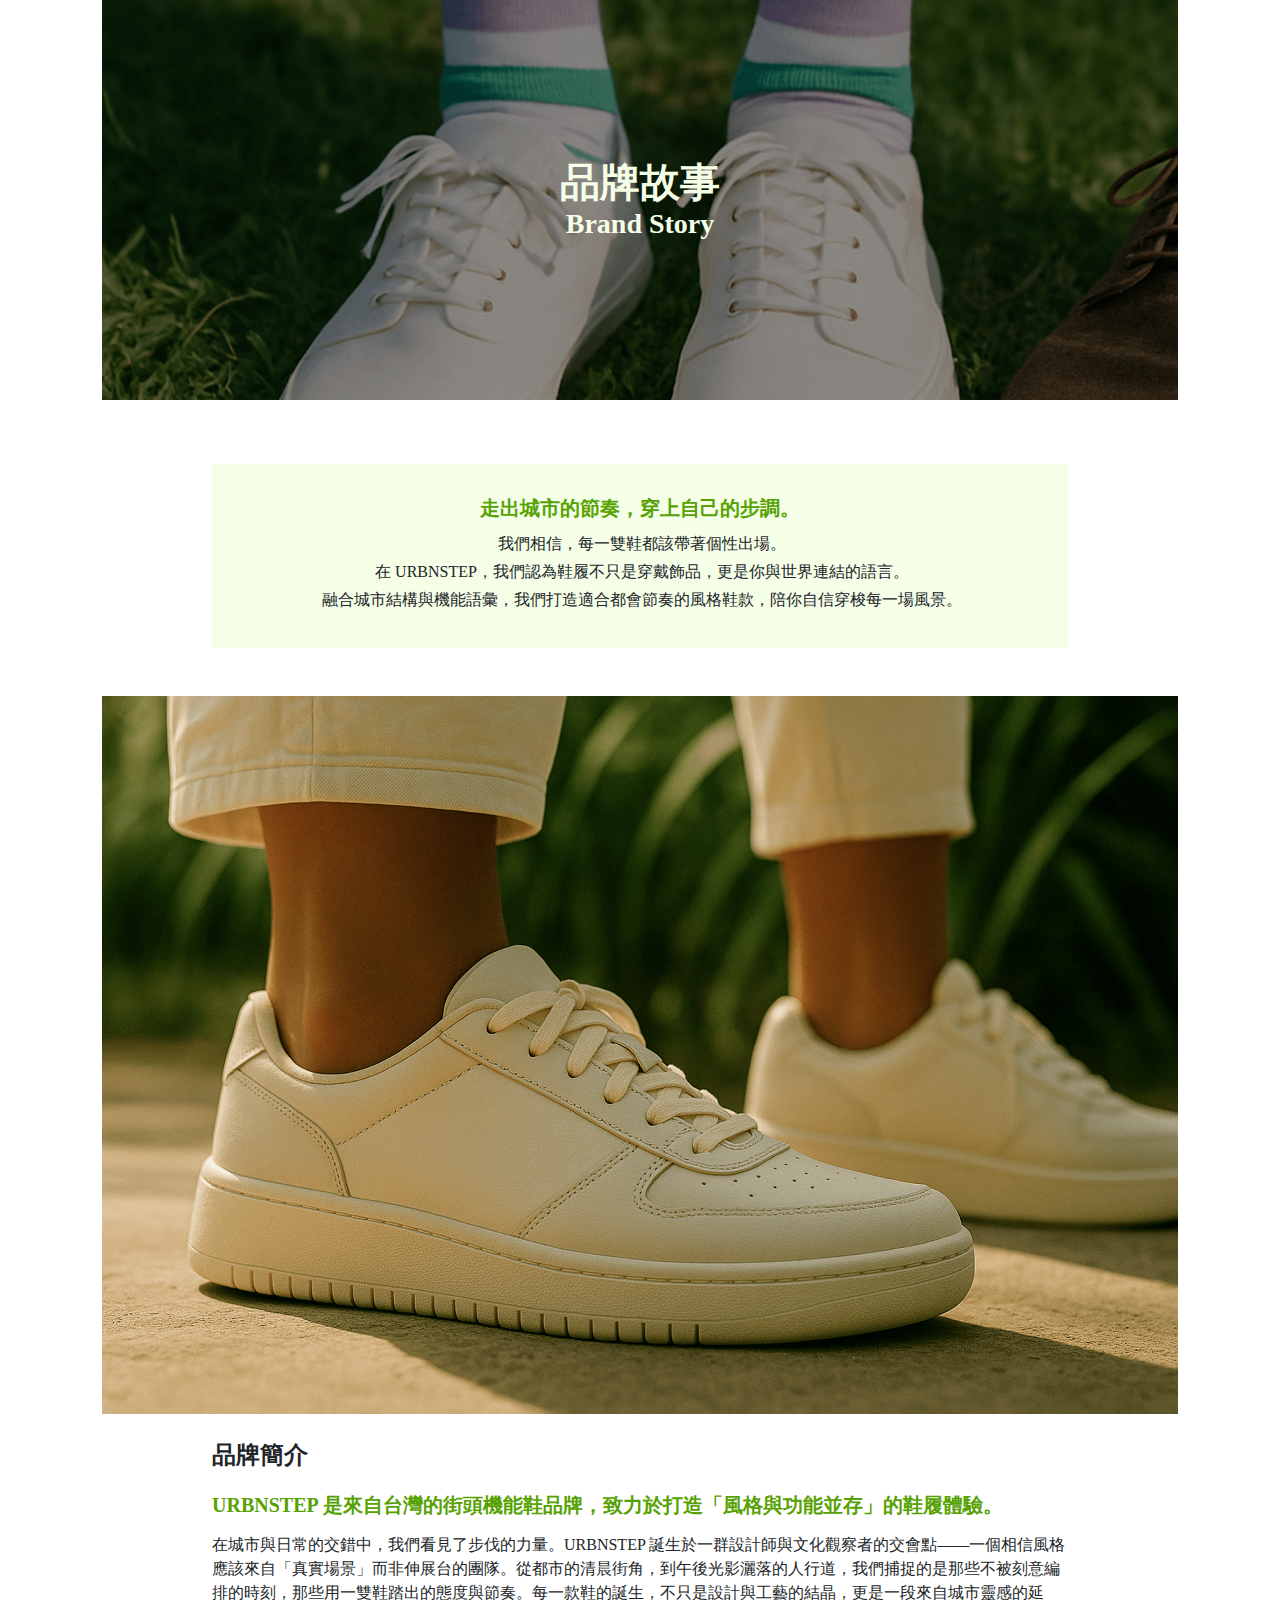
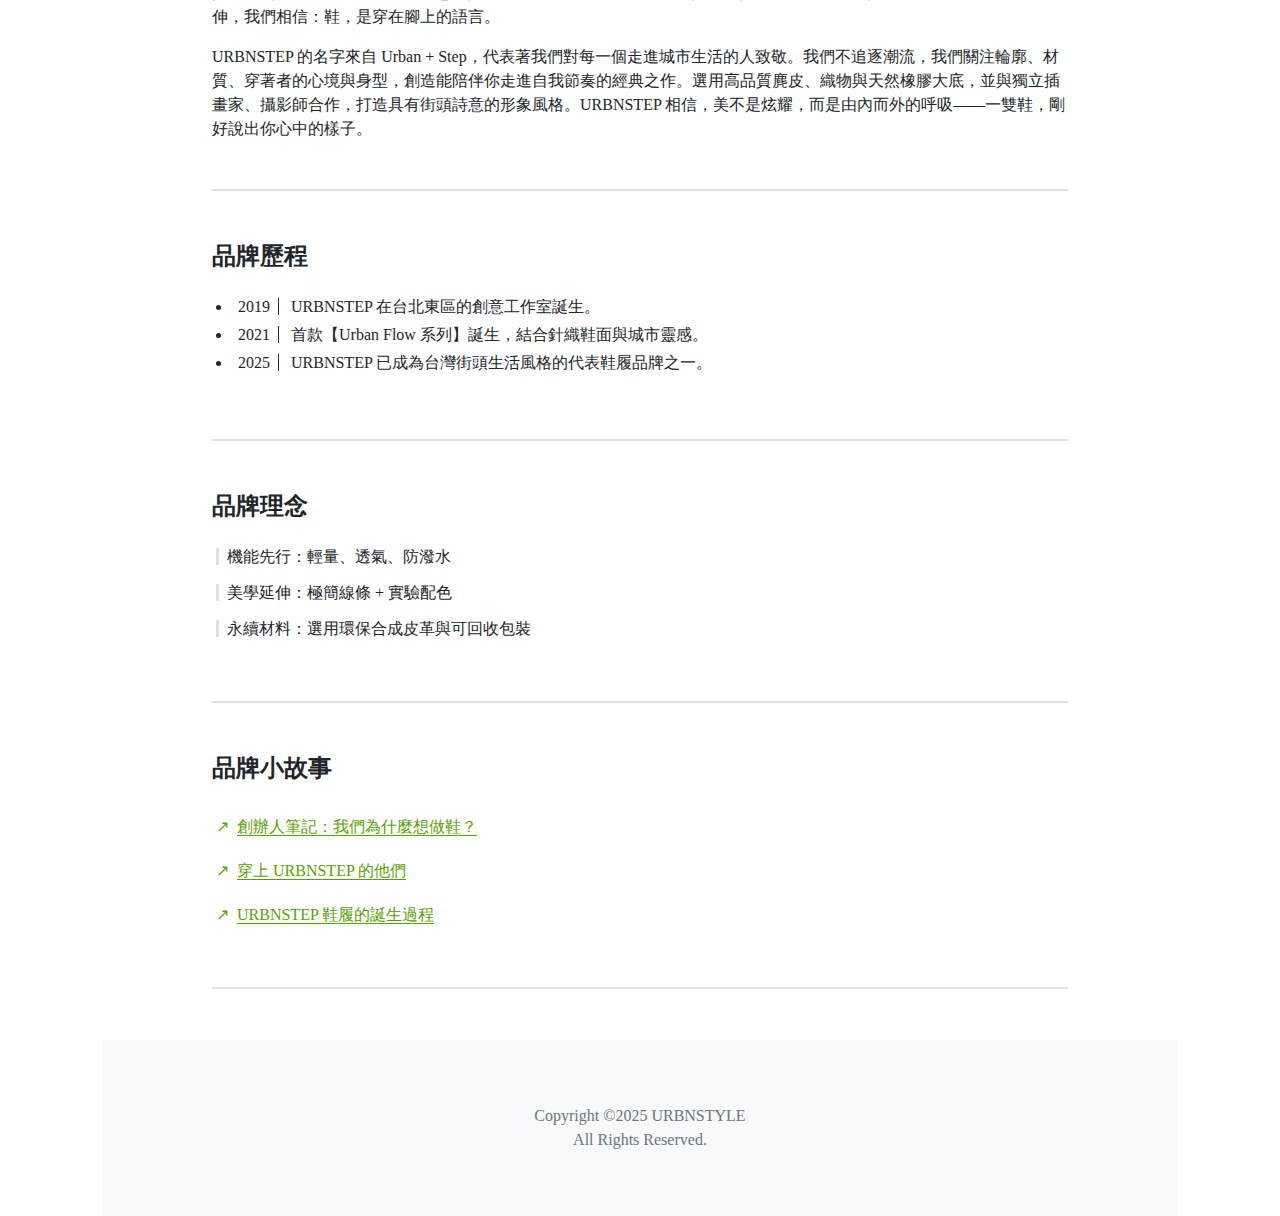
<file: index.html>
<!DOCTYPE html>
<html lang="en">
<head>
    <meta charset="UTF-8">
    <meta http-equiv="X-UA-Compatible" content="IE=edge">
    <meta name="viewport" content="width=device-width, initial-scale=1.0">
    <title>品牌網站</title>
    <link rel="stylesheet" href="./css/reset.css">
    <link rel="stylesheet" href="./css/style.css">
</head>
<body>
    <div class="wrapper">
        <header>
            <div class="hero">
                <h1>品牌故事</h1>
                <h3>Brand Story</h3>
            </div>
        </header>
        <section class="section-01">
            <div class="content">
                <h5>走出城市的節奏，穿上自己的步調。</h5>
                <ul>
                    <li><h6>我們相信，每一雙鞋都該帶著個性出場。</h6></li>
                    <li><h6>在 URBNSTEP，我們認為鞋履不只是穿戴飾品，更是你與世界連結的語言。</h6></li>
                    <li><h6>融合城市結構與機能語彙，我們打造適合都會節奏的風格鞋款，陪你自信穿梭每一場風景。</h6></li>
                </ul>
            </div>
        </section>
        <img src="./Img/About Week 1.png" alt="section01">
        <section class="about">
            <div class="content">
                <h4 class="title">品牌簡介</h4>
                <h5 class="subtitle">URBNSTEP 是來自台灣的街頭機能鞋品牌，致力於打造「風格與功能並存」的鞋履體驗。</h5>
                <p style="margin-bottom:16px;">在城市與日常的交錯中，我們看見了步伐的力量。URBNSTEP 誕生於一群設計師與文化觀察者的交會點——一個相信風格應該來自「真實場景」而非伸展台的團隊。從都市的清晨街角，到午後光影灑落的人行道，我們捕捉的是那些不被刻意編排的時刻，那些用一雙鞋踏出的態度與節奏。每一款鞋的誕生，不只是設計與工藝的結晶，更是一段來自城市靈感的延伸，我們相信：鞋，是穿在腳上的語言。</p>
                <p>URBNSTEP 的名字來自 Urban + Step，代表著我們對每一個走進城市生活的人致敬。我們不追逐潮流，我們關注輪廓、材質、穿著者的心境與身型，創造能陪伴你走進自我節奏的經典之作。選用高品質麂皮、織物與天然橡膠大底，並與獨立插畫家、攝影師合作，打造具有街頭詩意的形象風格。URBNSTEP 相信，美不是炫耀，而是由內而外的呼吸——一雙鞋，剛好說出你心中的樣子。</p>
                <span class="bt-line"></span>
            </div>
        </section>

        <section>
            <div class="content">
              <h4 class="title">品牌歷程</h4>
              <div class="content-list">
                  <ul>
                    <li><p>2019</p><span class="line"></span>
                        <p>URBNSTEP 在台北東區的創意工作室誕生。</p>
                       </li>
                      <li><p>2021</p><span class="line"></span>
                        <p>首款【Urban Flow 系列】誕生，結合針織鞋面與城市靈感。</p>
                       </li>
                       <li><p>2025</p><span class="line"></span>
                        <p>URBNSTEP 已成為台灣街頭生活風格的代表鞋履品牌之一。</p>
                       </li>
              </div>
              <span class="bt-line"></span>
        </section>

        <section>
            <div class="content">
                <h4 class="title">品牌理念</h4>
                <ul class="idea-list">
                  <li><span class="line-gray"></span>
                   <p>機能先行：輕量、透氣、防潑水</p>
                  </li>
                  <li><span class="line-gray"></span>
                   <p>美學延伸：極簡線條 + 實驗配色</p>
                  </li>
                  <li><span class="line-gray"></span>
                   <p>永續材料：選用環保合成皮革與可回收包裝</p>
                  </li>
                </ul>
                <span class="bt-line"></span>

        </section>

        <section>
            <div class="content">
             <h4 class="title">品牌小故事</h4>

             <ul class="story-list">
               <li>
                <a href="#!"><span class="arrow">↗</span>
                    <span class="link">創辦人筆記：我們為什麼想做鞋？</span>
                </a>
               </li>

               <li>
                <a href="#!"><span class="arrow">↗</span>
                    <span class="link">穿上 URBNSTEP 的他們</span>
                </a>
               </li>

               <li>
                <a href="#!"><span class="arrow">↗</span>
                    <span class="link">URBNSTEP 鞋履的誕生過程</span>
                </a>
               </li>
             </ul>
             <span class="bt-line"></span>
           </div>
        </section>

        <footer class="footer">
            <p>Copyright ©2025 URBNSTYLE</p>
            <p>All Rights Reserved.</p>
        </footer>

        </div>
         
</body>
</html>
</file>
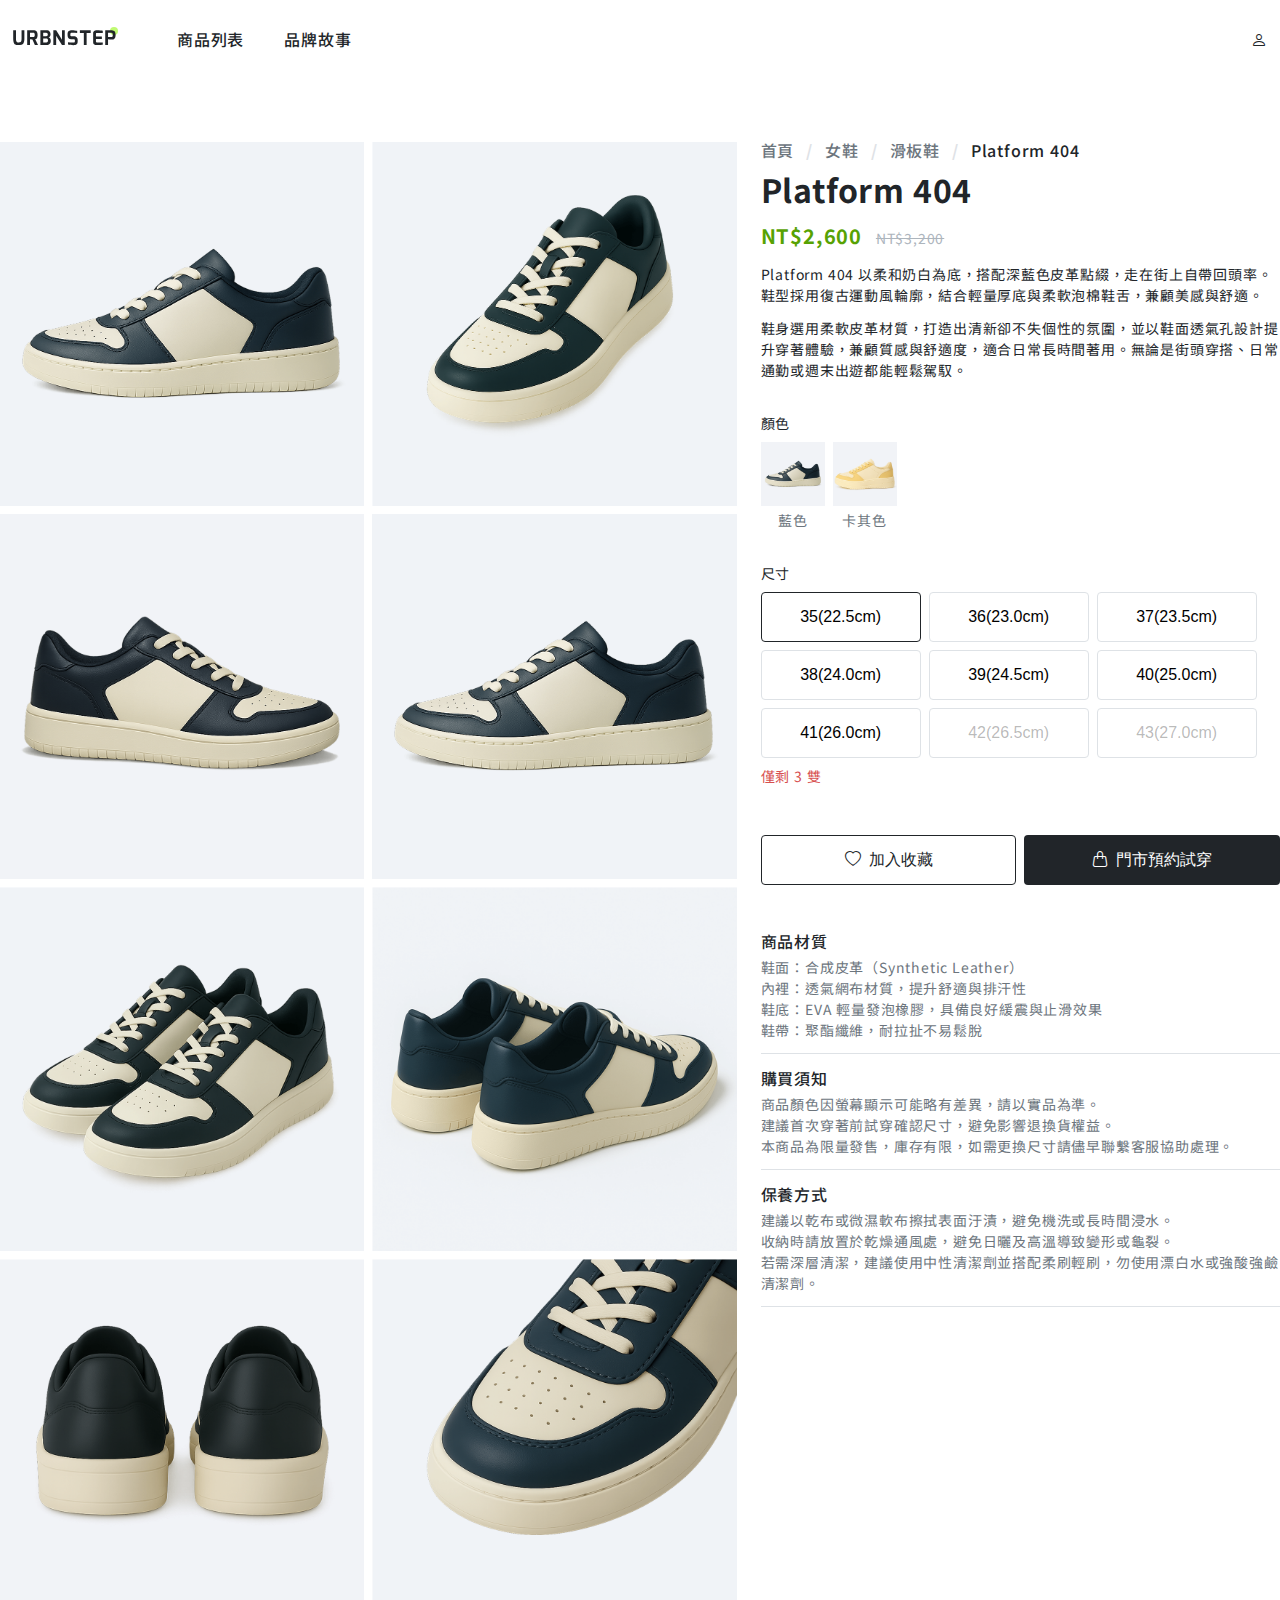
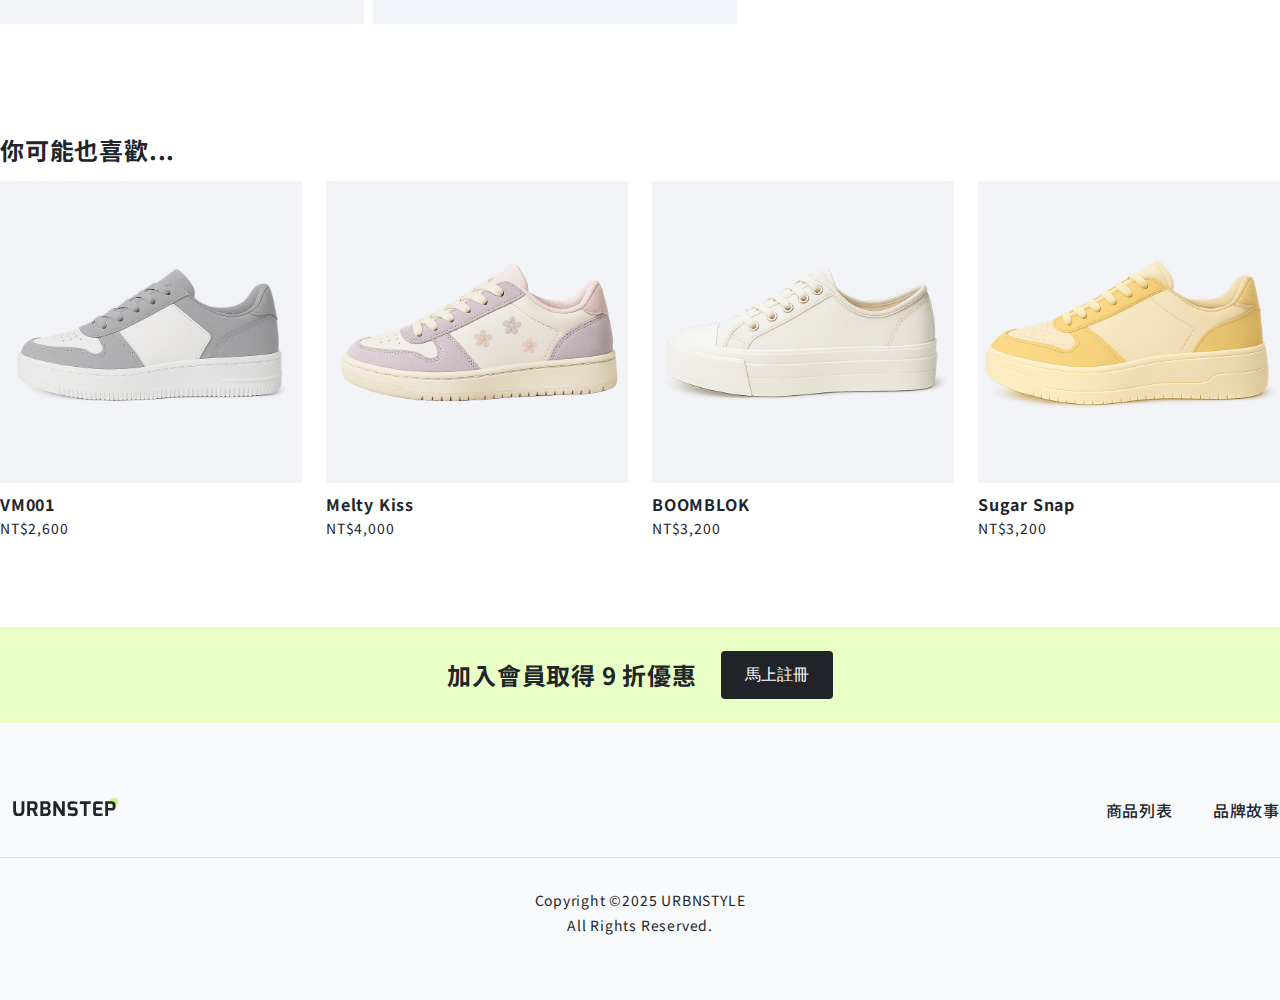
<file: product.html>
<!DOCTYPE html>
<html lang="en">
<head>
    <meta charset="UTF-8">
    <meta http-equiv="X-UA-Compatible" content="IE=edge">
    <meta name="viewport" content="width=device-width, initial-scale=1.0">
    <title>Shoes Store</title>
    <link rel="stylesheet" href="https://cdn.jsdelivr.net/npm/bootstrap-icons@1.13.1/font/bootstrap-icons.min.css">
    <link rel="stylesheet" href="./css/all.css">
    <link rel="stylesheet" href="./css/product.css">
  
</head>
<body>
    <nav class="container py-16 d-flex align-center justify-space-between">
        <ul class="d-flex align-center ">
            <li><a href="index.html" class="logo me-48">
                <img src="./Img/Logo for Week 1 Training.svg" alt="logo">
            </a></li>
            <li>
                <a href="products.html" class="py-12 me-40">商品列表</a></li>
            <li>
                <a href="story.html" class="py-12">品牌故事</a></li>
            </ul>
            <a href="#" class="p-12">
                <i class="bi bi-person"></i>
            </a>
            </nav>
                
            <main class="container mb-40">
               <div class="row py-64">
                   <!-- product-img -->
                   <div class="col-7">
                       <div class="product-row">
                           <div class="product-col mb-8">
                               <img src="./Img/Web Layout Training Image.png" alt="">
                           </div>
                           <div class="product-col mb-8">
                            <img src="./Img/Week 2 Image 1.png" alt="Product">
                        </div>
                        <div class="product-col mb-8">
                            <img src="./Img/Image 2 from Week 2 Training.png" alt="Product">
                        </div>  
                        <div class="product-col mb-8">
                            <img src="./Img/Web Layout Training Image.png" alt="Product">
                        </div>  <div class="product-col mb-8">
                            <img src="./Img/Image 4 from Week 2.png" alt="Product">
                        </div>  
                        <div class="product-col mb-8">
                            <img src="./Img/Image 5 from Week 2 Training.png" alt="Product">
                        </div>
                        <div class="product-col">
                            <img src="./Img/Week 2 Image 6.png" alt="Product">
                        </div>
                        <div class="product-col">
                            <img src="./Img/Image 7 from Week 2 Training.png" alt="Product">
                        </div>
                       </div>
                   </div>
                   <!-- product-desc -->
                   <div class="col-5">
                    <!-- breadcrumb -->
                        <nav class="mb-12">
                            <ol class="d-flex">
                                <li class="breadcrumb-item"><a href="#" class="breadcrumb-link">首頁</a></li>
                                <li class="breadcrumb-item"><a href="#" class="breadcrumb-link">女鞋</a></li>
                                <li class="breadcrumb-item">
                                    <a href="#" class="breadcrumb-link">滑板鞋</a></li>
                                <li class="breadcrumb-item">
                                Platform 404</li>
                            </ol>
                        </nav>
                    <div class="mb-32">
                        <h2 class="mb-16">Platform 404</h2>
                        <h5 class="text-primary-400 mb-16">NT$2,600 <del class="del-price">NT$3,200</del></h5>
                        <p class="mb-12">
                            Platform 404 以柔和奶白為底，搭配深藍色皮革點綴，走在街上自帶回頭率。鞋型採用復古運動風輪廓，結合輕量厚底與柔軟泡棉鞋舌，兼顧美感與舒適。
                        </p>
                        <p>
                            鞋身選用柔軟皮革材質，打造出清新卻不失個性的氛圍，並以鞋面透氣孔設計提升穿著體驗，兼顧質感與舒適度，適合日常長時間著用。無論是街頭穿搭、日常通勤或週末出遊都能輕鬆駕馭。
                        </p>
                    </div>
                     <!-- product-color -->
                     <div class="mb-32">
                         <p class="mb-8">顏色</p>
                         <div class="d-flex">
                             <div class="product-color me-8">
                                <img src="./Img/Product.png" alt="藍色" class="mb-4">
                                <p>藍色</p>
                             </div>
                             <div class="product-color">
                                <img src="./Img/Product 7.png" alt="卡其色" class="mb-4">
                                <p>卡其色</p>
                             </div>
                         </div>
                     </div>

                     <!-- product-size -->
                     <div class="mb-48">
                         <p class="mb-8">尺寸</p>
                         <div class="d-flex flex-wrap gap-8 mb-8">
                            <button type="button" class="btn btn-product-size active">35(22.5cm)</button>
                            <button type="button" class="btn btn-product-size">36(23.0cm)</button>
                            <button type="button" class="btn btn-product-size">37(23.5cm)</button>
                            <button type="button" class="btn btn-product-size">38(24.0cm)</button>
                            <button type="button" class="btn btn-product-size">39(24.5cm)</button>
                            <button type="button" class="btn btn-product-size">40(25.0cm)</button>
                            <button type="button" class="btn btn-product-size">41(26.0cm)</button>
                            <button type="button" class="btn btn-product-size" disabled>42(26.5cm)</button>
                            <button type="button" class="btn btn-product-size" disabled>43(27.0cm)</button>
                         </div>
                         <p class="text-sm text-danger">僅剩 3 雙</p>
                     </div>

                     <!-- product-btn -->
                     <div class="product-action mb-32">
                         <button type="button" class="btn btn-light"><i class="bi bi-heart"></i>加入收藏</button>
                         <button type="button" class="btn btn-dark"><i class="bi bi-handbag"></i>門市預約試穿</button>
                     </div>

                     <!-- product-info -->
                     <ul>
                         <li class="py-12 product-info-item">
                             <h6 class="mb-4 product-info-title">商品材質</h6>
                             <P>鞋面：合成皮革（Synthetic Leather）</P>
                             <P>內裡：透氣網布材質，提升舒適與排汗性</P>
                             <P>鞋底：EVA 輕量發泡橡膠，具備良好緩震與止滑效果</P>
                             <P>鞋帶：聚酯纖維，耐拉扯不易鬆脫</P>
                         </li>
                         <li class="py-12 product-info-item">
                            <h6 class="mb-4 product-info-title">購買須知</h6>
                            <P>商品顏色因螢幕顯示可能略有差異，請以實品為準。</P>
                            <P>建議首次穿著前試穿確認尺寸，避免影響退換貨權益。</P>
                            <P>本商品為限量發售，庫存有限，如需更換尺寸請儘早聯繫客服協助處理。</P>
                        </li>
                        <li class="py-12 product-info-item">
                            <h6 class="mb-4 product-info-title">保養方式</h6>
                            <P>建議以乾布或微濕軟布擦拭表面汙漬，避免機洗或長時間浸水。</P>
                            <P>收納時請放置於乾燥通風處，避免日曬及高溫導致變形或龜裂。</P>
                            <P>若需深層清潔，建議使用中性清潔劑並搭配柔刷輕刷，勿使用漂白水或強酸強鹼清潔劑。</P>
                        </li>
                     </ul>
                   </div>
               </div>

               <div class="py-48">
                   <h4 class="mb-16">你可能也喜歡...</h4>
                   <div class="row">
                       <div class="col-3">
                           <a href="#">
                               <img src="./Img/Product 2.png" alt="product" class="mb-12">
                               <h6 class="mb-4">VM001</h6>
                               <p>NT$2,600</p>
                           </a>
                       </div>
                       <div class="col-3">
                        <a href="#">
                            <img src="./Img/Product 3.png" alt="product" class="mb-12">
                            <h6 class="mb-4">Melty Kiss</h6>
                            <p>NT$4,000</p>
                        </a>
                    </div>
                    <div class="col-3">
                        <a href="#">
                            <img src="./Img/Product 4.png" alt="product" class="mb-12">
                            <h6 class="mb-4">BOOMBLOK</h6>
                            <p>NT$3,200</p>
                        </a>
                    </div>
                    <div class="col-3">
                        <a href="#">
                            <img src="./Img/Product 7.png" alt="product" class="mb-12">
                            <h6 class="mb-4">Sugar Snap</h6>
                            <p>NT$3,200</p>
                        </a>
                    </div>
                   </div>
               </div>

            </main>

        <!-- section -->
        <section class="bg-primary-200 d-flex justify-center align-center  py-24">
            <h4 class="me-24">加入會員取得 9 折優惠</h4>
            <button type="button" class="btn btn-dark">馬上註冊</button>
        </section>
        <!-- footer -->
        <footer class="bg-neutral-100">
            <div class="container py-64 align-center">
                <ul class="d-flex justify-space-between align-center mb-24">
                    <li><a href="index.html" class="logo">
                        <img src="./Img/Logo for Week 1 Training.svg" alt="logo">
                    </a></li>
                    <ul class="d-flex">
                        <li>
                            <a href="products.html" class="py-12 me-40">商品列表</a>
                        </li>
                        <li>
                            <a href="story.html" class="py-12">品牌故事</a></li>
                        </ul>
                    </ul>
                    <div class="pt-32 border-top text-align-center">
                        <p class="mb-4">Copyright ©2025 URBNSTYLE</p>
                        <p>All Rights Reserved.</p>
                    </div>
            </div>
        </footer>


</body>
</html>
</file>
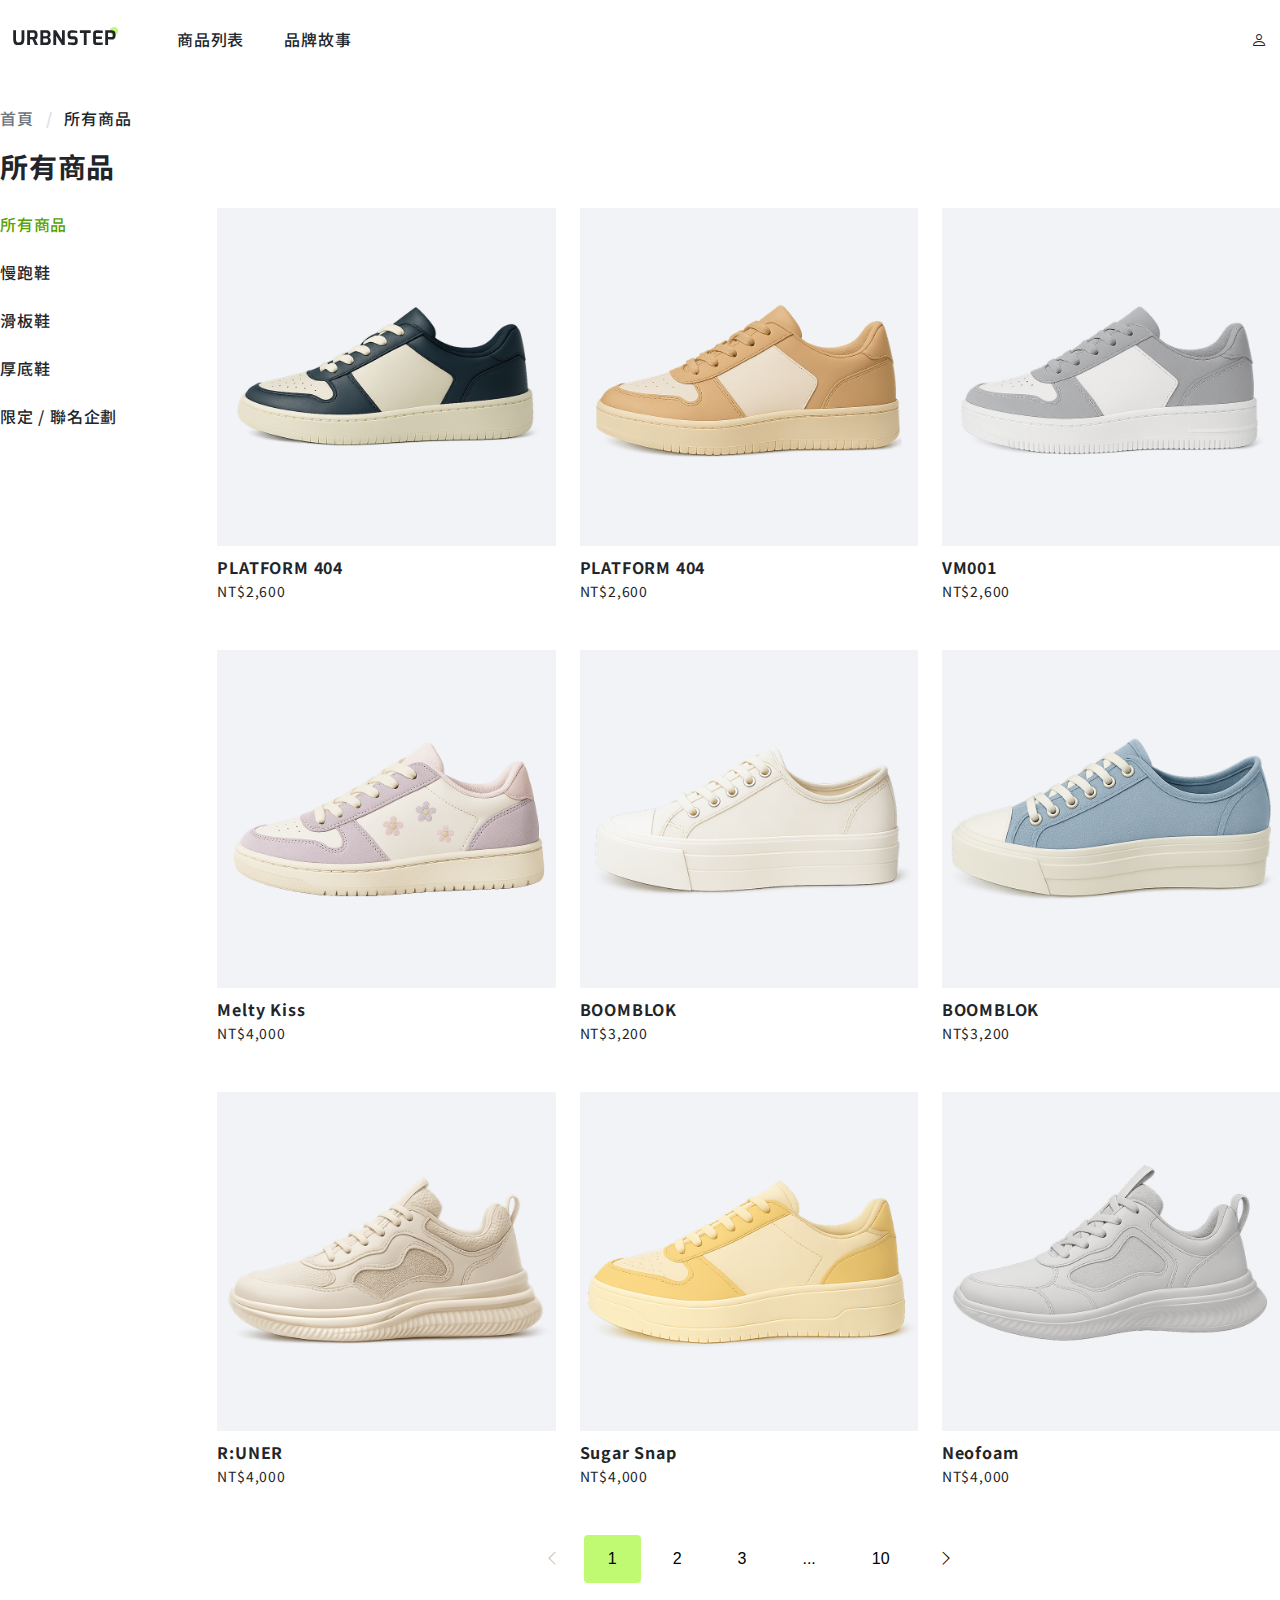
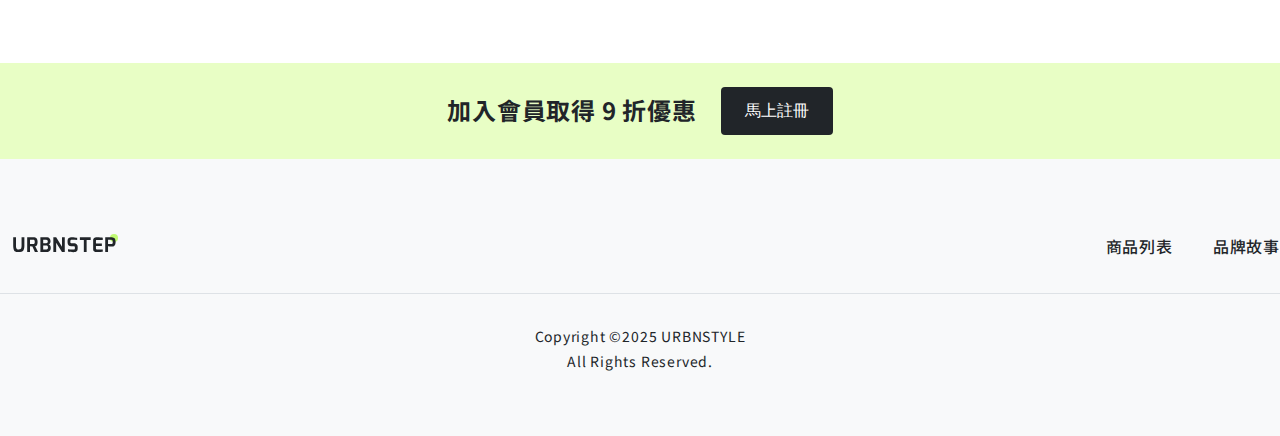
<file: products.html>
<!DOCTYPE html>
<html lang="en">
<head>
    <meta charset="UTF-8">
    <meta http-equiv="X-UA-Compatible" content="IE=edge">
    <meta name="viewport" content="width=device-width, initial-scale=1.0">
    <title>Shoes Store</title>
    <link rel="stylesheet" href="https://cdn.jsdelivr.net/npm/bootstrap-icons@1.13.1/font/bootstrap-icons.min.css">
    <link rel="stylesheet" href="./css/all.css">
    <link rel="stylesheet" href="./css/product.css">
  
</head>
<body>
    <nav class="container py-16 d-flex align-center justify-space-between">
        <ul class="d-flex align-center ">
            <li><a href="index.html" class="logo me-48">
                <img src="./Img/Logo for Week 1 Training.svg" alt="logo">
            </a></li>
            <li>
                <a href="products.html" class="py-12 me-40">商品列表</a></li>
            <li>
                <a href="story.html" class="py-12">品牌故事</a></li>
            </ul>
            <a href="#" class="p-12">
                <i class="bi bi-person"></i>
            </a>
            </nav>
                
            <main class="container py-32 mb-48">
                <!-- breadcrumb -->
                <nav class="mb-24">
                    <ol class="d-flex">
                            <li class="breadcrumb-item">
                                <a href="#" class="breadcrumb-link">首頁</a></li>
                            <li class="breadcrumb-item">
                            所有商品</li>
                    </ol>
                </nav>
                <h3 class="mb-24">所有商品</h3>
                <div class="row">
                    <!-- category -->
                    <nav class="col-2">
                        <ul class="category">
                            <li class="mb-16">
                                <a href="#" class="py-8 active">
                                    所有商品
                                </a>
                            </li>
                            <li class="mb-16">
                                <a href="#" class="py-8">
                                    慢跑鞋
                                </a>
                            </li>
                            <li class="mb-16">
                                <a href="#" class="py-8">
                                    滑板鞋
                                </a>
                            </li>
                            <li class="mb-16">
                                <a href="#" class="py-8">
                                    厚底鞋
                                </a>
                            </li>
                            <li class="mb-16">
                                <a href="#" class="py-8">
                                    限定 / 聯名企劃
                                </a>
                            </li>
                        </ul>
                    </nav>
                    <!-- product-list -->
                    <div class="col-10">
                        <div class="row">
                            <div class="col-4">
                                <div class="mb-48">
                                    <a href="product.html">
                                        <img src="./Img/Product.png" alt="PLATFORM 404" class="mb-12">
                                        <h6 class="mb-4">PLATFORM 404</h6>
                                        <p>NT$2,600</p>
                                    </a>
                                </div>
                            </div>
                            <div class="col-4">
                                <div class="mb-48">
                                    <a href="product.html">
                                        <img src="./Img/Product 1.png" alt="PLATFORM 404" class="mb-12">
                                        <h6 class="mb-4">PLATFORM 404</h6>
                                        <p>NT$2,600</p>
                                    </a>
                                </div>
                            </div>
                            <div class="col-4">
                                <div class="mb-48">
                                    <a href="product.html">
                                        <img src="./Img/Product 2.png" alt="VM001" class="mb-12">
                                        <h6 class="mb-4">VM001</h6>
                                        <p>NT$2,600</p>
                                    </a>
                                </div>
                            </div>
                            <div class="col-4">
                                <div class="mb-48">
                                    <a href="product.html">
                                        <img src="./Img/Product 3.png" alt="Melty Kiss" class="mb-12">
                                        <h6 class="mb-4">Melty Kiss</h6>
                                        <p>NT$4,000</p>
                                    </a>
                                </div>
                            </div>
                            <div class="col-4">
                                <div class="mb-48">
                                    <a href="product.html">
                                        <img src="./Img/Product 4.png" alt="BOOMBLOK" class="mb-12">
                                        <h6 class="mb-4">BOOMBLOK</h6>
                                        <p>NT$3,200</p>
                                    </a>
                                </div>
                            </div>
                            
                            <div class="col-4">
                                <div class="mb-48">
                                    <a href="product.html">
                                        <img src="./Img/Product 5.png" alt="BOOMBLOK" class="mb-12">
                                        <h6 class="mb-4">BOOMBLOK</h6>
                                        <p>NT$3,200</p>
                                    </a>
                                </div>
                            </div>
                            <div class="col-4">
                                <div class="mb-48">
                                    <a href="product.html">
                                        <img src="./Img/Product 6.png" alt="R:UNER" class="mb-12">
                                        <h6 class="mb-4">R:UNER</h6>
                                        <p>NT$4,000</p>
                                    </a>
                                </div>
                            </div>
                            <div class="col-4">
                                <div class="mb-48">
                                    <a href="product.html">
                                        <img src="./Img/Product 7.png" alt="Sugar Snap" class="mb-12">
                                        <h6 class="mb-4">Sugar Snap</h6>
                                        <p>NT$4,000</p>
                                    </a>
                                </div>
                            </div>
                            <div class="col-4">
                                <div class="mb-48">
                                    <a href="product.html">
                                        <img src="./Img/Product 8.png" alt="Neofoam" class="mb-12">
                                        <h6 class="mb-4">Neofoam</h6>
                                        <p>NT$4,000</p>
                                    </a>
                                </div>
                            </div>
                        </div>
                    <!-- pagination -->
                        <ul class="d-flex justify-center align-center">
                            <li class="me-12 page-item" >
                                <button type="button" class="btn" disabled>
                                    <i class="bi bi-chevron-left"></i>
                                </button>
                            </li>
                            <li class="me-8 page-item">
                                <button type="button" class="btn active">
                                   1
                                </button>
                            </li>
                            <li class="me-8 page-item">
                                <button type="button" class="btn">
                                   2
                                </button>
                            </li>
                            <li class="me-8 page-item">
                                <button type="button" class="btn">
                                   3
                                </button>
                            </li>
                            <li class="me-8 page-item">
                                <button type="button" class="btn">
                                   ...
                                </button>
                            </li>
                            <li class="me-12 page-item">
                                <button type="button" class="btn">
                                   10
                                </button>
                            </li>
                            <li class="">
                                <button type="button" class="btn">
                                    <i class="bi bi-chevron-right"></i>
                                </button>
                            </li>
                        </ul>
                    </div>
                </div>

            </main>

        <!-- section -->
        <section class="bg-primary-200 d-flex justify-center align-center  py-24">
            <h4 class="me-24">加入會員取得 9 折優惠</h4>
            <button type="button" class="btn btn-dark">馬上註冊</button>
        </section>

        <footer class="bg-neutral-100">
            <div class="container py-64 align-center">
                <ul class="d-flex justify-space-between align-center mb-24">
                    <li><a href="index.html" class="logo">
                        <img src="./Img/Logo for Week 1 Training.svg" alt="logo">
                    </a></li>
                    <ul class="d-flex">
                        <li>
                            <a href="products.html" class="py-12 me-40">商品列表</a>
                        </li>
                        <li>
                            <a href="story.html" class="py-12">品牌故事</a></li>
                        </ul>
                    </ul>
                    <div class="pt-32 border-top text-align-center">
                        <p class="mb-4">Copyright ©2025 URBNSTYLE</p>
                        <p>All Rights Reserved.</p>
                    </div>
            </div>
        </footer>
</body>
</html>
</file>
<file: css/style.css>
*{
    box-sizing: border-box;
    color: #212529;
}

h1,h2,h3,h4,h5,p{
    font-family: "Noto Sans TC";
    line-height: 120%;
    font-weight: 700;
    color: #212529;
    letter-spacing: 5%;
    
}
h1{
    font-size: 40px;
}

h3{
    font-size: 28px;
}

h4{
    font-size: 24px;
}

h5{
    font-size: 20px;
    color: #57A203;
}

h6{
    font-size: 16px;
}

p{
    display: inline-block;
    line-height: 150%;
    font-weight: 400;
}
a{
    font-family: "Noto Sans TC";
    line-height: 150%;
    font-weight: 500;
    letter-spacing: 5%;
    color: #57A203;
    text-decoration:none;

}

ul{
   list-style: none;
   display: inline-block;
   margin-left: 4px;

}

li{
    margin-bottom: 4px;
}

img{
    width: 100%;
}

/* container */

.wrapper{
    margin: 0 auto;
    max-width: 1076px;
}

.content{
    max-width: 856px;
    text-align: left;
    margin: 0 auto;

}

/* header */
.hero{
    background-image: url(../Img/Hero\ from\ Week\ 1.png);
    background-size: cover;
    height: 400px;
    margin-bottom: 64px;
    display: flex;
    flex-direction: column;
    justify-content: center;
    align-items: center;
}
.hero h1,.hero h3{
    color: #F5FEE7;
}
/* section */
.section-01{
    margin-bottom: 48px;
}
.section-01 .content{
    width: 100%;
    background-color: #F5FEE7;
    margin:0 auto;
    text-align: center;
    padding: 32px;
}
.section-01 .content h5{
    margin-bottom: 12px;
}
.section-01 .content h6{
    line-height: 150%;
}

/* about */
.about{
    margin-top: 24px;
}

.title{
    margin-bottom: 24px;
}

.subtitle{
    margin-bottom: 16px;

}

/* section */
.content-list ul{
    list-style: disc inside;
 }

.content-list,.idea-list li{
    margin-bottom: 12px;
}
.story-list li{
    padding: 8px 0;
}

.line{
    margin-left: 8px;
    padding-right: 8px;
    border-left:1px solid #212529;
}

.line-gray{
    border-left: 3px solid #DEE2E6;
    margin-right:8px;
}

.bt-line{
    background-color: #DEE2E6;
    display:inline-block;
    width:100%;
    height:2px;
    margin: 48px 0;
}

.arrow{
    width: 20px;
    height: 20px;
    margin-right: 4px;
    color: #57A203;

  }

.link{
    color: #57A203;
    line-height: 150%;
    border-bottom: 1px solid #57A203;

}

/* footer */
.footer{
    display: flex;
    flex-direction: column;
    justify-content: center;
    align-items: center;
    width: 100%;
    padding: 64px 0;
    background-color: #F8F9FA;
}

.footer p{
    color: #6C757D;

}
</file>
<file: css/product.css>
.category .active{
    color: var(--primary-400);
}

.page-item .btn{
    font-weight: 400;
}

.page-item .active{
    font-weight: 500;
    background-color: var(--primary-300);
}

/* product-img */   
.product-row{
    display: flex;
    flex-wrap:wrap ;
    margin: 0 -4px;
}

.product-col{
    width: calc(100%/12 * 6);
    padding:0 4px;
}

/* product-info */
.del-price{
    font-size: 14px;
    font-weight: 400;
    padding-left: 8px;
    color: var( --neutral-500);
}

/* product-color */
.product-color{
    width: 64px;
    /* height: 64px; */
    text-align: center;
    color: var( --neutral-600);

}
.product-color img{
    height: 64px;
}
/* product-size */
.btn-product-size{
    border: 1px solid var(--neutral-300);
    width: 160px;
}

.btn-product-size.active,
.btn-product-size:hover{
    border: 1px solid var(--neutral-900);
    
}
/* product-action */
.product-action{
    display: flex;
    gap: 8px;
}

.product-action .btn{
    width: 50%;
}

.product-action .bi{
    padding-right: 8px;
}

/* product-info */
.product-info-item{
    border-bottom: 1px solid var(--neutral-300);
}
.product-info-title{
    line-height: 1.5;
    font-weight: 500;
}
.product-info-item p{
    color: var(--neutral-600);
}
</file>
<file: css/all.css>
/* 引入字體 */
@import url('https://fonts.googleapis.com/css2?family=Noto+Sans+TC:wght@100..900&display=swap');

/* http://meyerweb.com/eric/tools/css/reset/ 
   v2.0 | 20110126
   License: none (public domain)
*/

html, body, div, span, applet, object, iframe,
h1, h2, h3, h4, h5, h6, p, blockquote, pre,
a, abbr, acronym, address, big, cite, code,
del, dfn, em, img, ins, kbd, q, s, samp,
small, strike, strong, sub, sup, tt, var,
b, u, i, center,
dl, dt, dd, ol, ul, li,
fieldset, form, label, legend,
table, caption, tbody, tfoot, thead, tr, th, td,
article, aside, canvas, details, embed, 
figure, figcaption, footer, header, hgroup, 
menu, nav, output, ruby, section, summary,
time, mark, audio, video {
	margin: 0;
	padding: 0;
	border: 0;
	font-size: 100%;
	font: inherit;
	vertical-align: baseline;
}
/* HTML5 display-role reset for older browsers */
article, aside, details, figcaption, figure, 
footer, header, hgroup, menu, nav, section {
	display: block;
}
body {
	line-height: 1;
}
ol, ul {
	list-style: none;
}
blockquote, q {
	quotes: none;
}
blockquote:before, blockquote:after,
q:before, q:after {
	content: '';
	content: none;
}
table {
	border-collapse: collapse;
	border-spacing: 0;
}
/* color */
:root{
    --primary-300:#C0FA73;
    --primary-200:#E8FEC5;
    --primary-400:#57a203;
    --primary-500:#477a11;

    --primary-100:#F5FEE7;

    --neutral-0:#FFFF;
    --neutral-100:#F8F9FA;
    --neutral-200:#E9ECEF;
    --neutral-300:#DEE2E6;
    --neutral-400:#CED4DA;
    --neutral-500:#ADB5BD;
    --neutral-600:#6C757D;
    --neutral-700:#495057;
    --neutral-800:#343a40;
    --neutral-900:#212529;

    --danger-300:#d74f4f;

    
}


/* 標籤基本樣式 */
*,
*::before,
*::after{
	box-sizing: border-box;
}

body{
    font-family: "Noto Sans TC",sans-serif;
    font-size: 16px;
    line-height: 1.s5;
    letter-spacing: 0.05em;
    color: var(--neutral-900);
}

img{
	vertical-align:middle;
    max-width: 100%;
    height: 100%;
}

a{	
    color: var(--neutral-900);
    /* text-underline-offset: 4px; */
    display: block;
    text-decoration: none;
    font-weight: 500;
}


/* 通用設計 */
.container{
    max-width: 1296px;
    margin: 0 auto;
}
.d-flex{
    display: flex;
}
.flex-wrap{
   flex-wrap: wrap;
}
.gap-8{
    gap: 8px;
}
.align-center{
    align-items: center;
}
.justify-space-between{
    justify-content: space-between;
}
.justify-center{
    justify-content: center;
}
.text-align-center{
    text-align: center;
}

.row{
    display: flex;
    flex-wrap: wrap;
    margin: 0 -12px;
}
.col-1{
    padding:0 12px;
    width: calc( 100%/12);
}
.col-2{
    padding:0 12px;
    width: calc( 100%/12*2);
}
.col-3{
    padding:0 12px;
    width: calc( 100%/12*3);
}
.col-4{
    padding:0 12px;
    width: calc( 100%/12*4);
}
.col-5{
    padding:0 12px;
    width: calc( 100%/12*5);
}
.col-6{
    padding:0 12px;
    width: calc( 100%/12*6);
}
.col-7{
    padding:0 12px;
    width: calc( 100%/12*7);
}
.col-8{
    padding:0 12px;
    width: calc( 100%/12*8);
}
.col-9{
    padding:0 12px;
    width: calc( 100%/12*9);
}
.col-10{
    padding:0 12px;
    width: calc( 100%/12*10);
}
.col-11{
    padding:0 12px;
    width: calc( 100%/12*11);
}
.col-12{
    padding:0 12px;
    width: calc( 100%/12);
}



h1{
    font-size: 40px;
    font-weight: 700;
    line-height: 1.2;
}
h2{
    font-size: 32px;
    font-weight: 700;
    line-height: 1.2;
}
h3{
    font-size: 28px;
    font-weight: 700;
    line-height: 1.2;
}
h4{
    font-size: 24px;
    font-weight: 700;
    line-height: 1.2;
}
h5{
    font-size: 20px;
    font-weight: 700;
    line-height: 1.2;
}
h6{
    font-size: 16px;
    font-weight: 700;
    line-height: 1.2;
}
p{
    font-size: 14px;
    font-weight: 400;
    line-height: 1.5;
}
.text-md{
    font-size: 16px;
    font-weight: 500;
}

.text-sm{
    font-size: 14px;
    font-weight: 400;
}

.text-white{
    color: var(--neutral-0);
}

.text-primary-400{
    color: var(--primary-400);
}
.text-neutral-300{
    color: var(--neutral-300);
}
.text-neutral-600{
    color: var(--neutral-600);
}
.text-danger{
    color: var(--danger-300);
}

.bg-primary-100{
    background-color: var(--primary-100);
}
.bg-primary-200{
    background-color: var(--primary-200);
}
.bg-neutral-100{
    background-color: var(--neutral-100);
}

/* 間距 */
.p-12{
    padding: 12px;
}

.p-32{
    padding: 32px;
}
.pt-32{
    padding-top: 32px;
}

.pe-8{
    padding-right: 8px;
}

.pb-48{
    padding-bottom: 48px;
}
.py-8{
    padding: 8px 0;
}
.py-12{
    padding: 12px 0;
}
.py-16{
    padding: 16px 0;
}
.py-24{
    padding: 24px 0;
}
.py-32{
    padding: 32px 0;
}
.py-48{
    padding: 48px 0;
}
.py-64{
    padding: 64px 0;
}
.me-8{
    margin-right: 8px;
}
.me-24{
    margin-right: 24px;
}
.me-40{
    margin-right: 40px;
}
.me-48{
    margin-right: 48px;
}
.mb-4{
    margin-bottom: 4px;
}
.mb-8{
    margin-bottom: 8px;
}
.mb-12{
    margin-bottom: 12px;
}
.mb-16{
    margin-bottom: 16px;
}

.mb-24{
    margin-bottom: 24px;
}
.mb-32{
    margin-bottom: 32px;
}
.mb-40{
    margin-bottom: 40px;
}

.mb-48{
    margin-bottom: 48px;
}

.bi{
    vertical-align: bottom;
}

/* 元件 */
.breadcrumb-item + .breadcrumb-item::before{
    content: "/";
    padding: 0 12px;
    color: var(--neutral-300);
    font-weight: 700;
    
}
.breadcrumb-item{
    display: flex;
    font-weight: 500;
}
.breadcrumb-link{
    color: var(--neutral-600);
}

.btn{
    border-radius: 4px;
    padding: 12px 24px;

    font-size: 16px;
    font-weight: 500;
    line-height: 1.5;
    letter-spacing: 5%;
    cursor: pointer;
    background-color: transparent;
    border:none;
}

.btn-dark{
    background-color: var(--neutral-900);
    color: var(--neutral-0) ;
}

.btn-light{
    background-color: var(--neutral-0);
    color: var(--neutral-900) ;
    border: 1px solid var(--neutral-900);
}

.border-top{
    border-top: 1px solid var(--neutral-300)  ;
}
</file>
